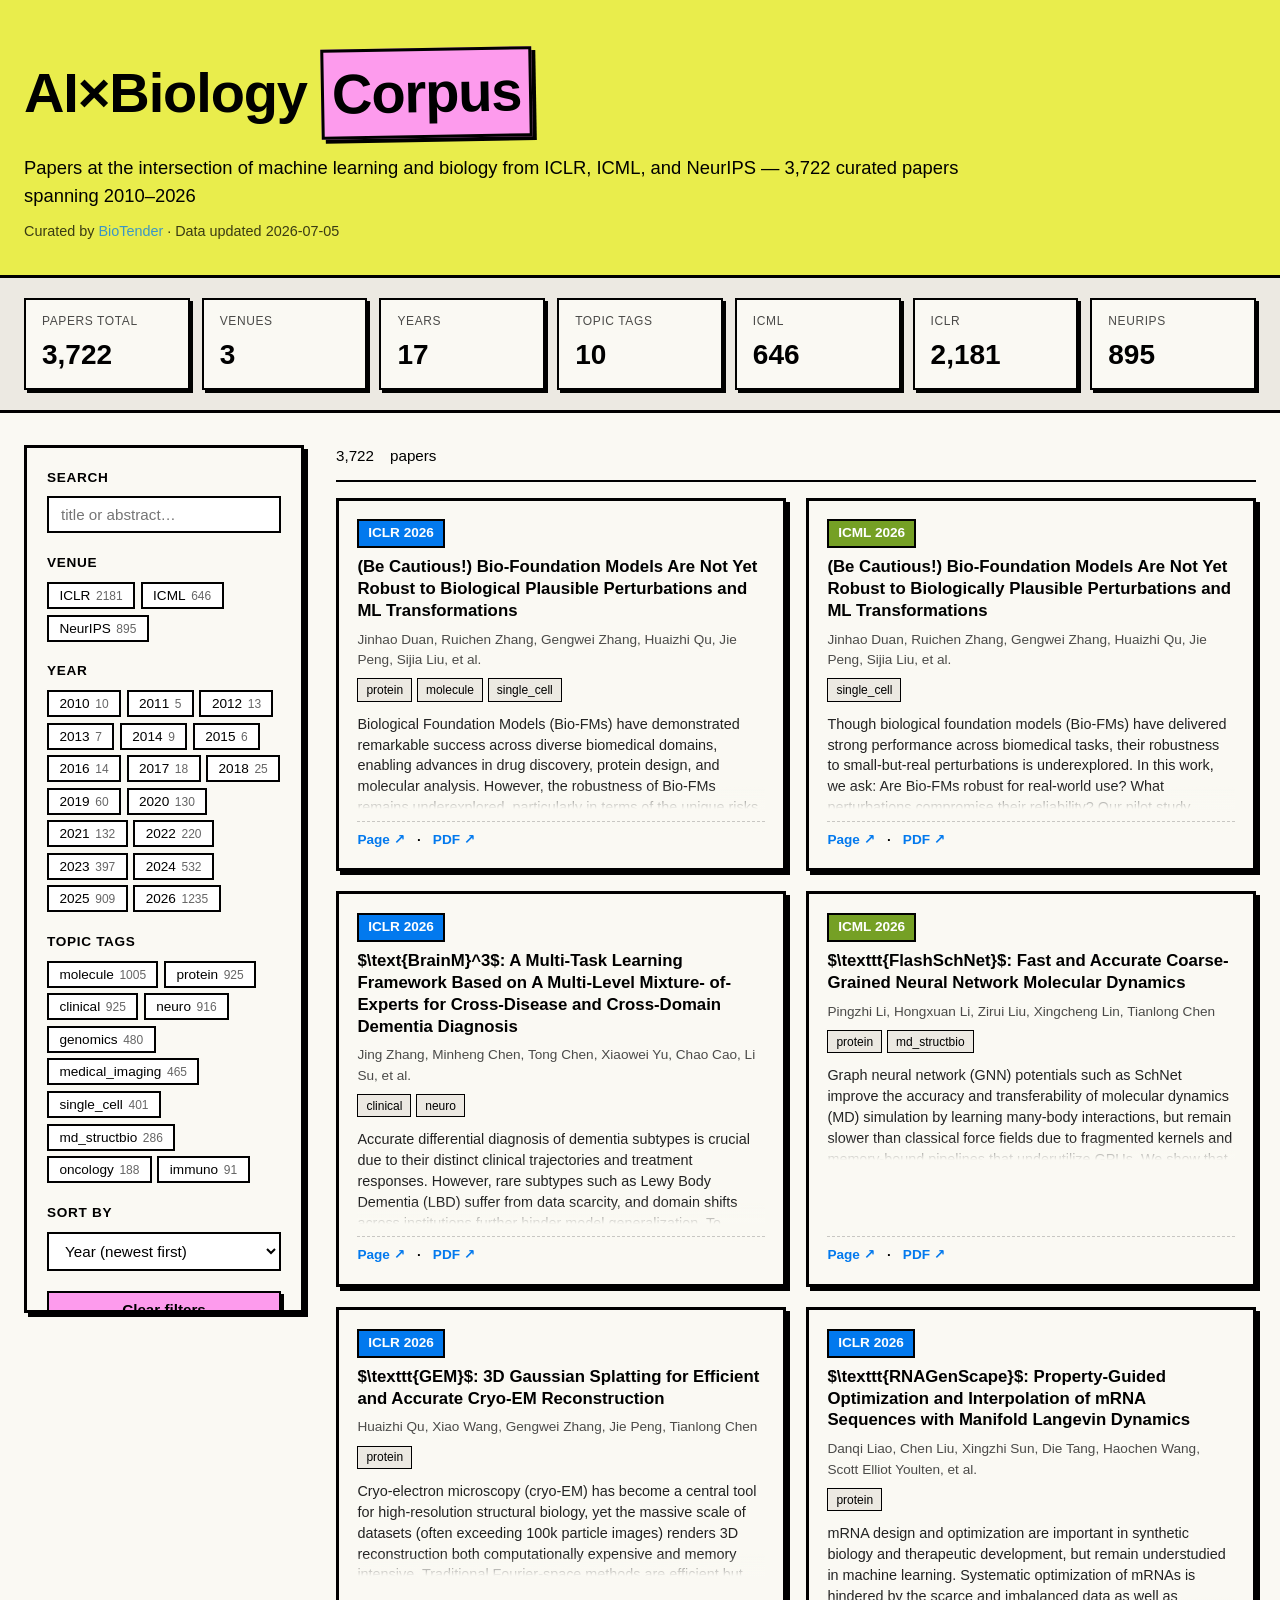
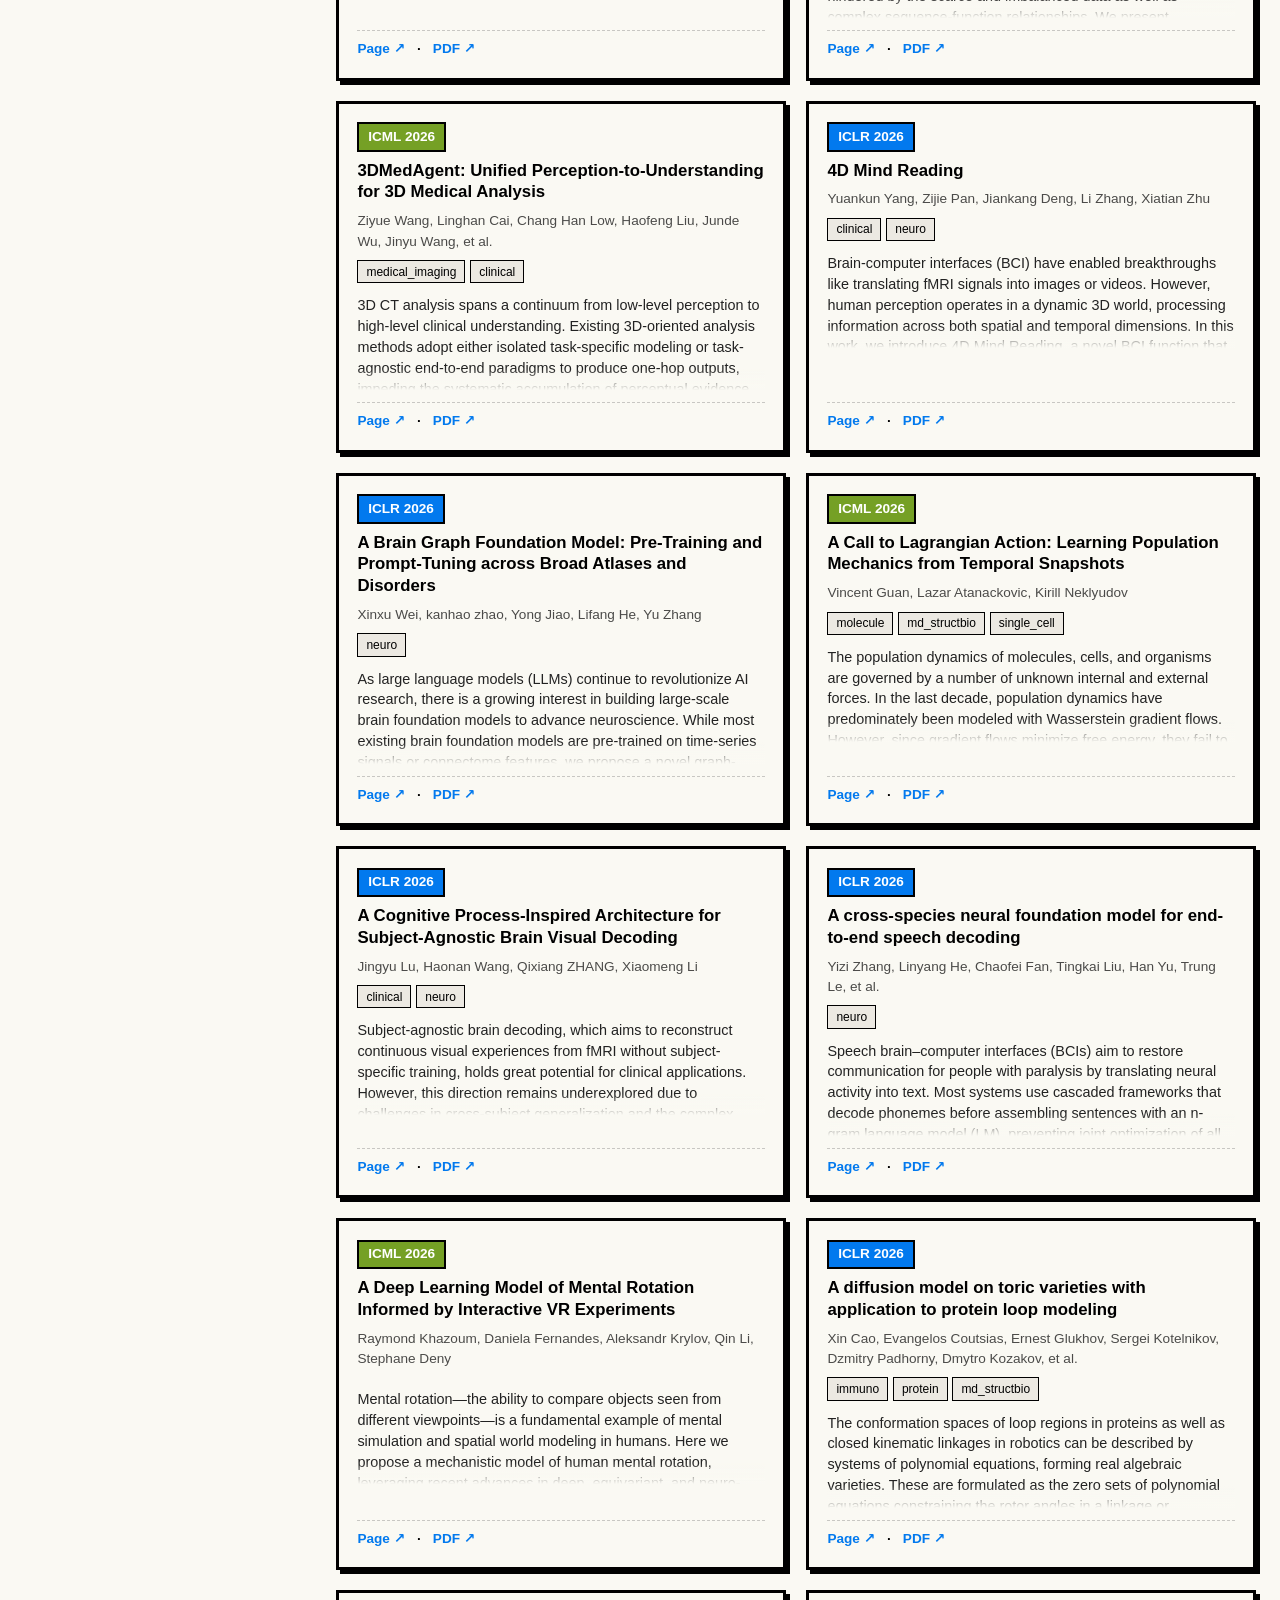
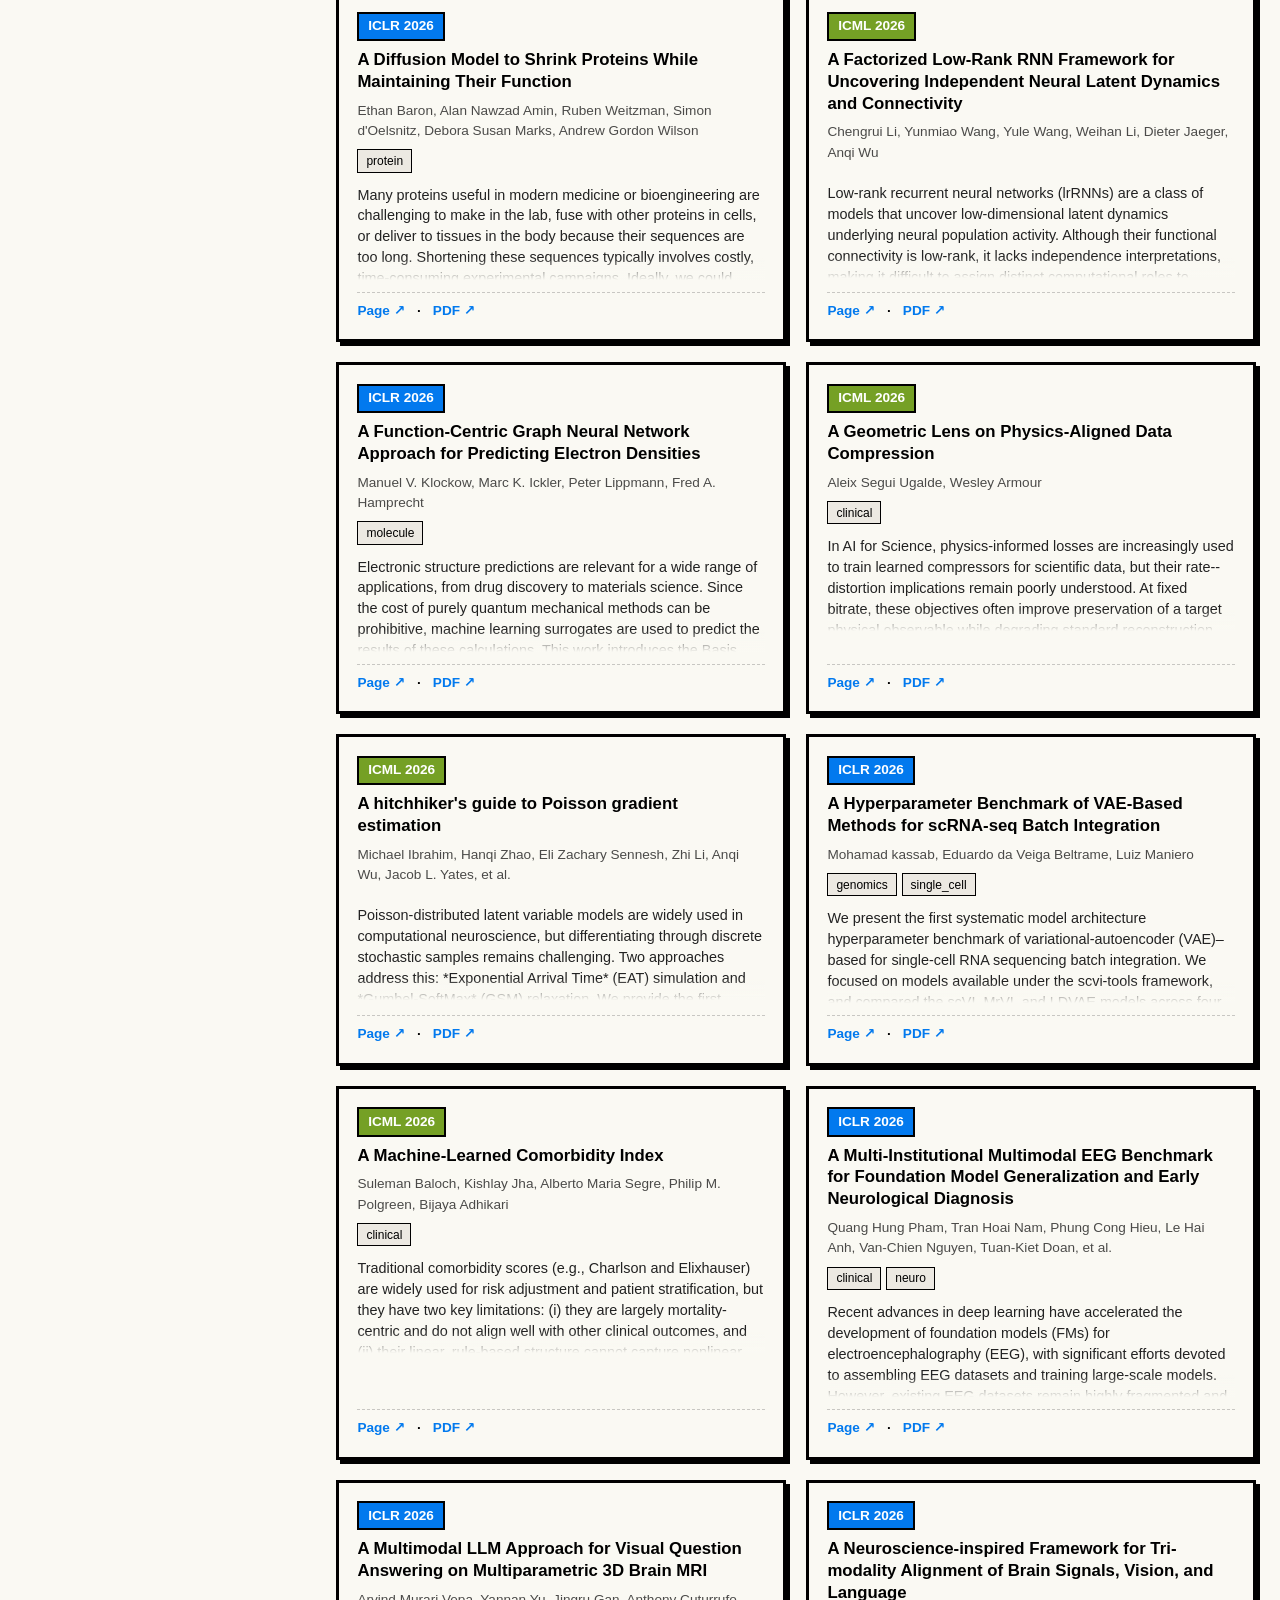
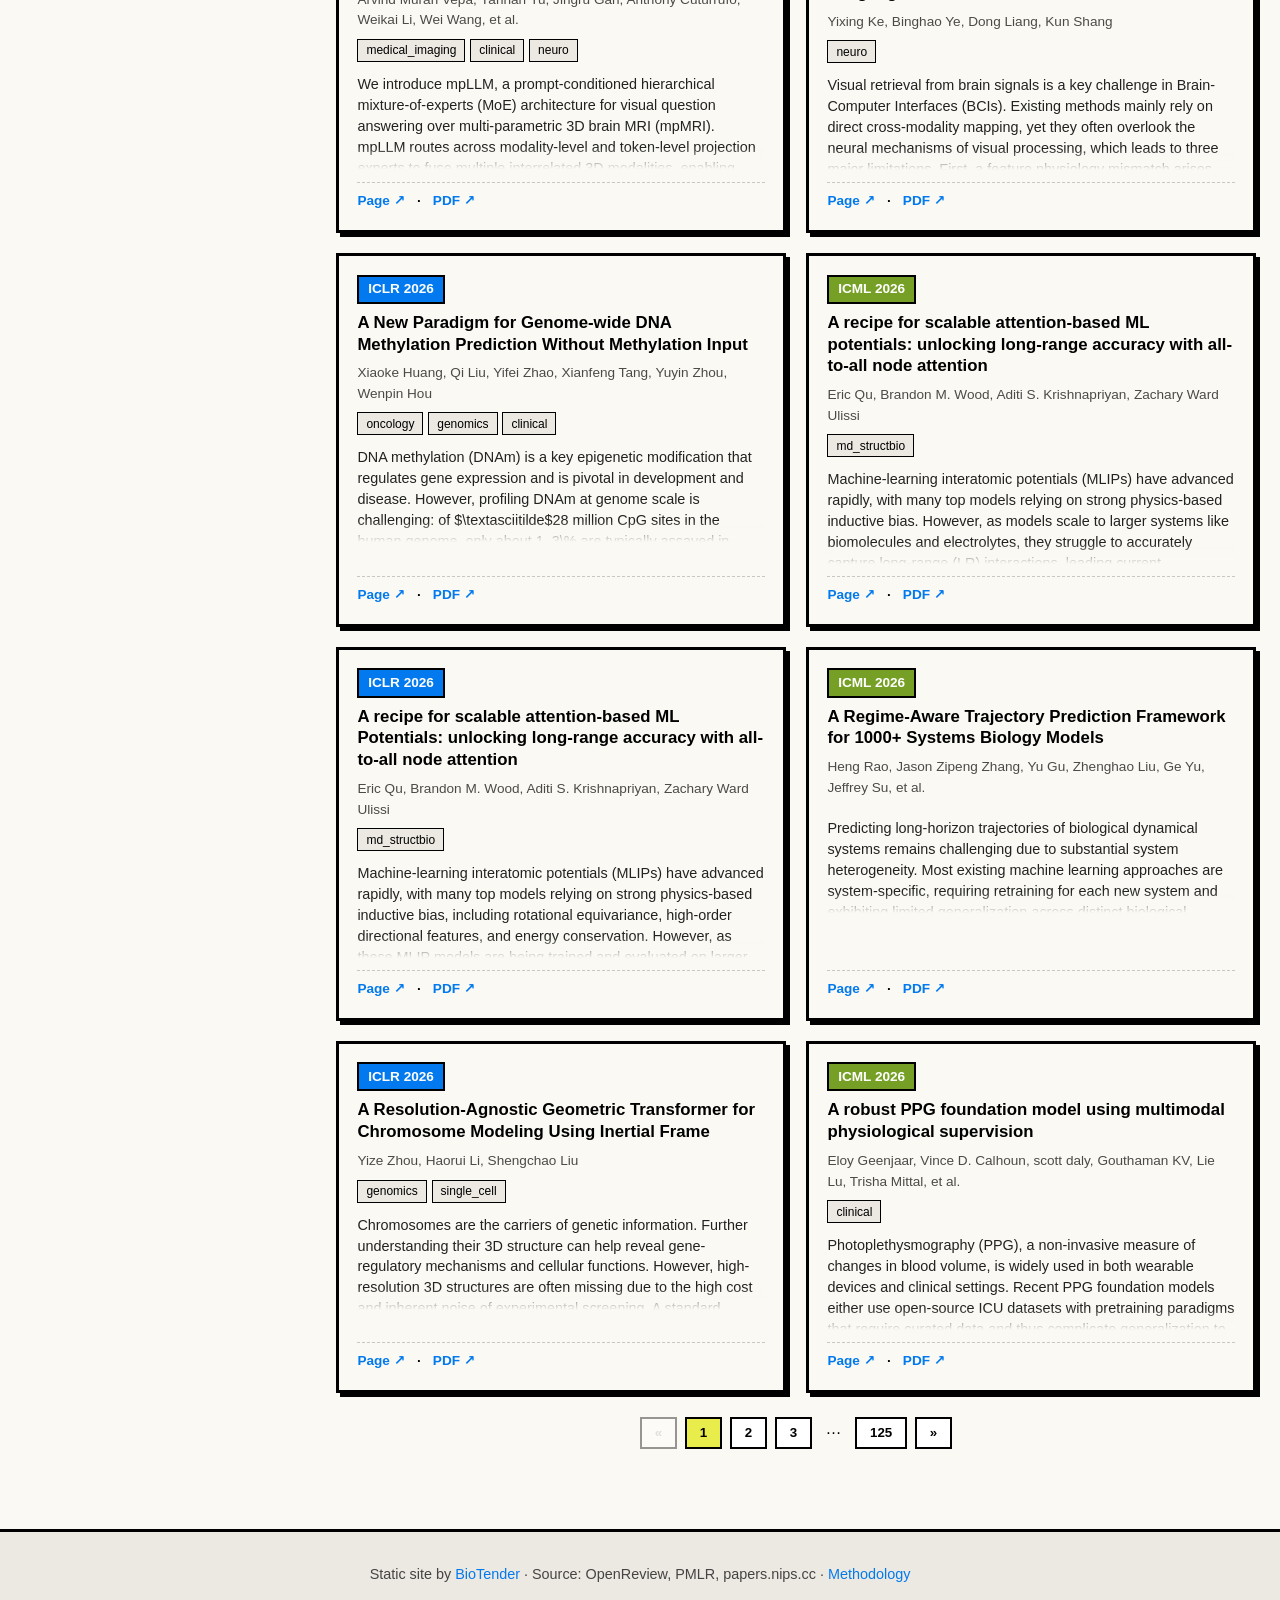
<file: site/index.html>
<!DOCTYPE html>
<html lang="en">
<head>
  <meta charset="UTF-8">
  <meta name="viewport" content="width=device-width, initial-scale=1.0">
  <title>AI×Biology Papers — ICLR / ICML / NeurIPS 2010-2026</title>
  <link rel="stylesheet" href="style.css">
</head>
<body>
  <header class="hero">
    <div class="hero-inner">
      <h1>AI×Biology <span class="hero-accent">Corpus</span></h1>
      <p class="hero-sub">Papers at the intersection of machine learning and biology from ICLR, ICML, and NeurIPS — <span id="hero-count">…</span> curated papers spanning <span id="hero-years">…</span></p>
      <p class="hero-meta">Curated by <a href="https://biotender.online" target="_blank">BioTender</a> · Data updated <span id="hero-date">…</span></p>
    </div>
  </header>

  <div class="dashboard-wrap">
    <div class="dashboard" id="dashboard"></div>
  </div>

  <main class="container">
    <aside class="filters" aria-label="Filters">
      <div class="filter-group">
        <label for="search">Search</label>
        <input type="text" id="search" placeholder="title or abstract…" />
      </div>

      <div class="filter-group">
        <label>Venue</label>
        <div class="chip-row" id="venue-chips"></div>
      </div>

      <div class="filter-group">
        <label>Year</label>
        <div class="chip-row" id="year-chips"></div>
      </div>

      <div class="filter-group">
        <label>Topic tags</label>
        <div class="chip-row" id="tag-chips"></div>
      </div>

      <div class="filter-group">
        <label for="sort">Sort by</label>
        <select id="sort">
          <option value="year-desc">Year (newest first)</option>
          <option value="year-asc">Year (oldest first)</option>
          <option value="title">Title (A→Z)</option>
        </select>
      </div>

      <div class="filter-group">
        <button id="clear-filters" class="clear-btn">Clear filters</button>
      </div>
    </aside>

    <section class="results" aria-label="Results">
      <div class="results-meta">
        <span id="result-count">…</span> papers
        <span id="active-filters" class="active-filters"></span>
      </div>
      <div id="results" class="cards"></div>
      <div id="pagination" class="pagination"></div>
    </section>
  </main>

  <footer class="footer">
    <p>Static site by <a href="https://biotender.online" target="_blank">BioTender</a> · Source: OpenReview, PMLR, papers.nips.cc · <a href="methodology.html">Methodology</a></p>
  </footer>

  <script src="app.js"></script>
</body>
</html>
</file>
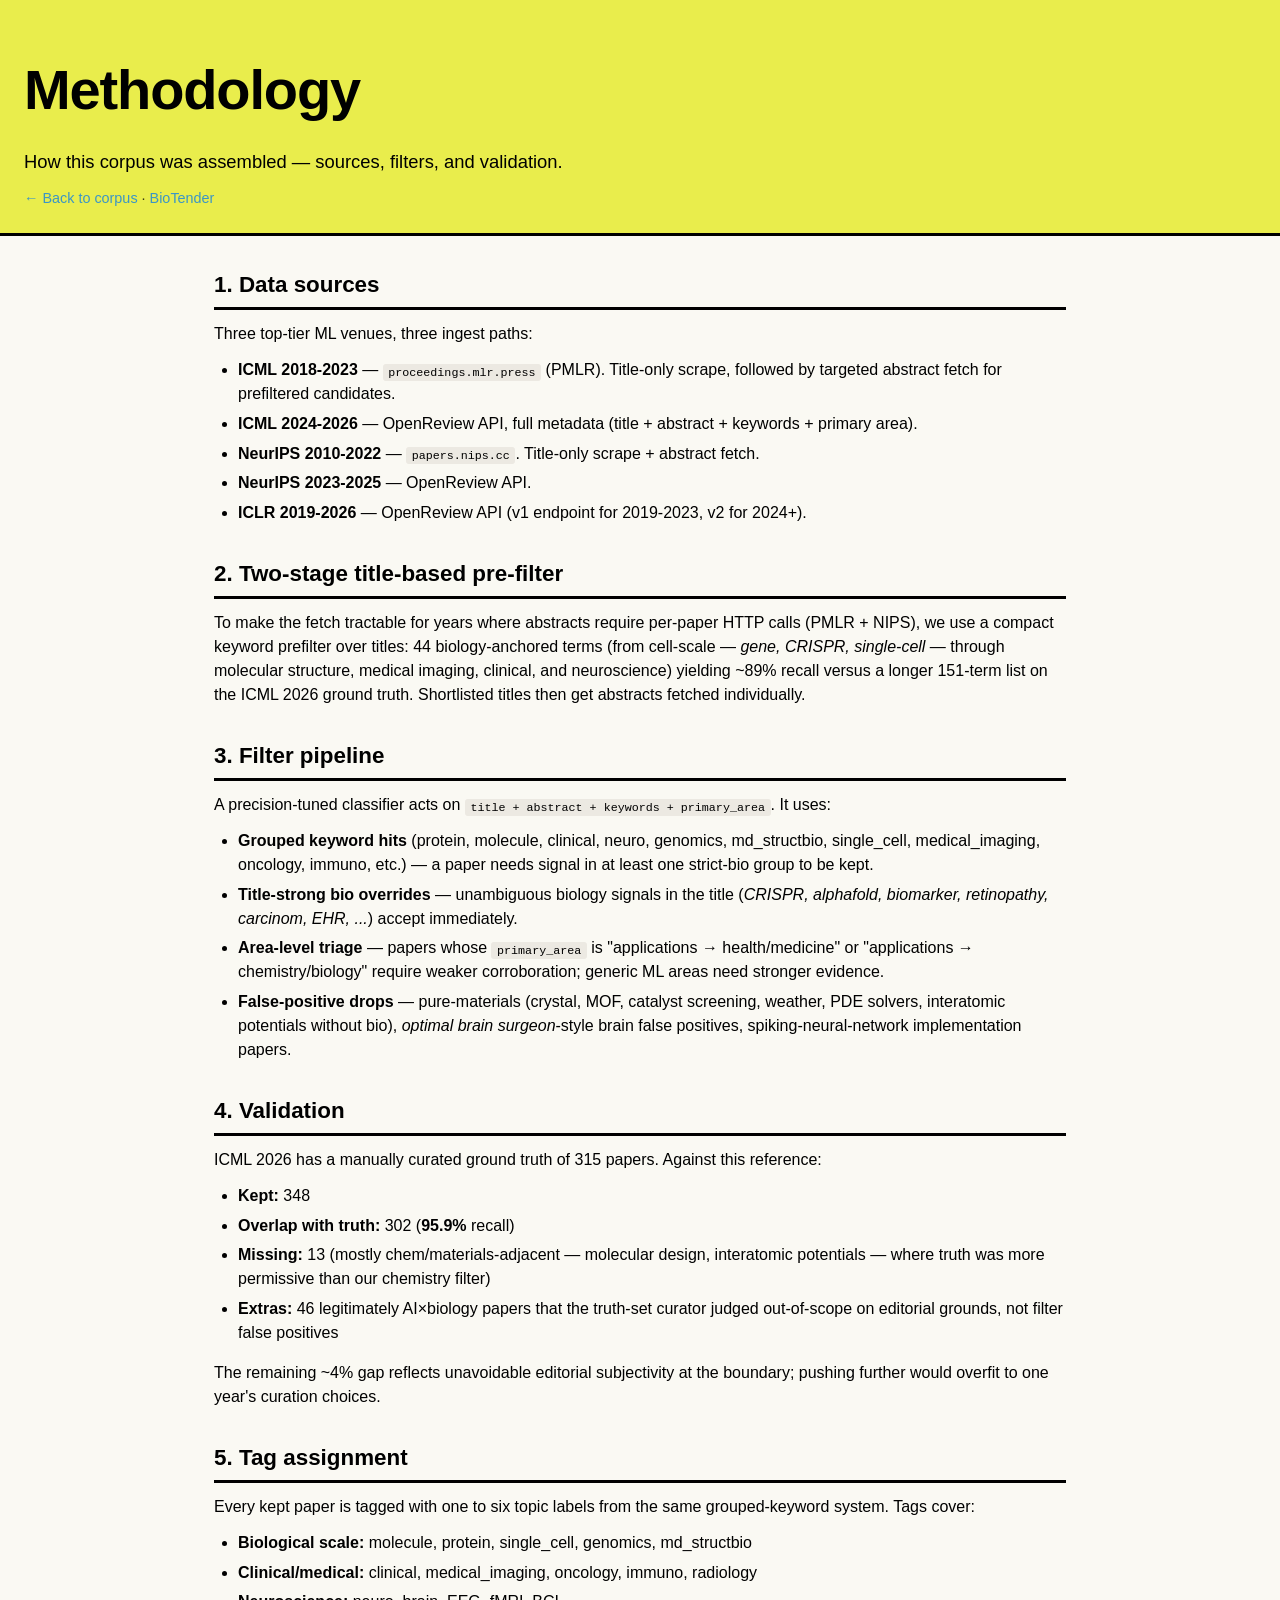
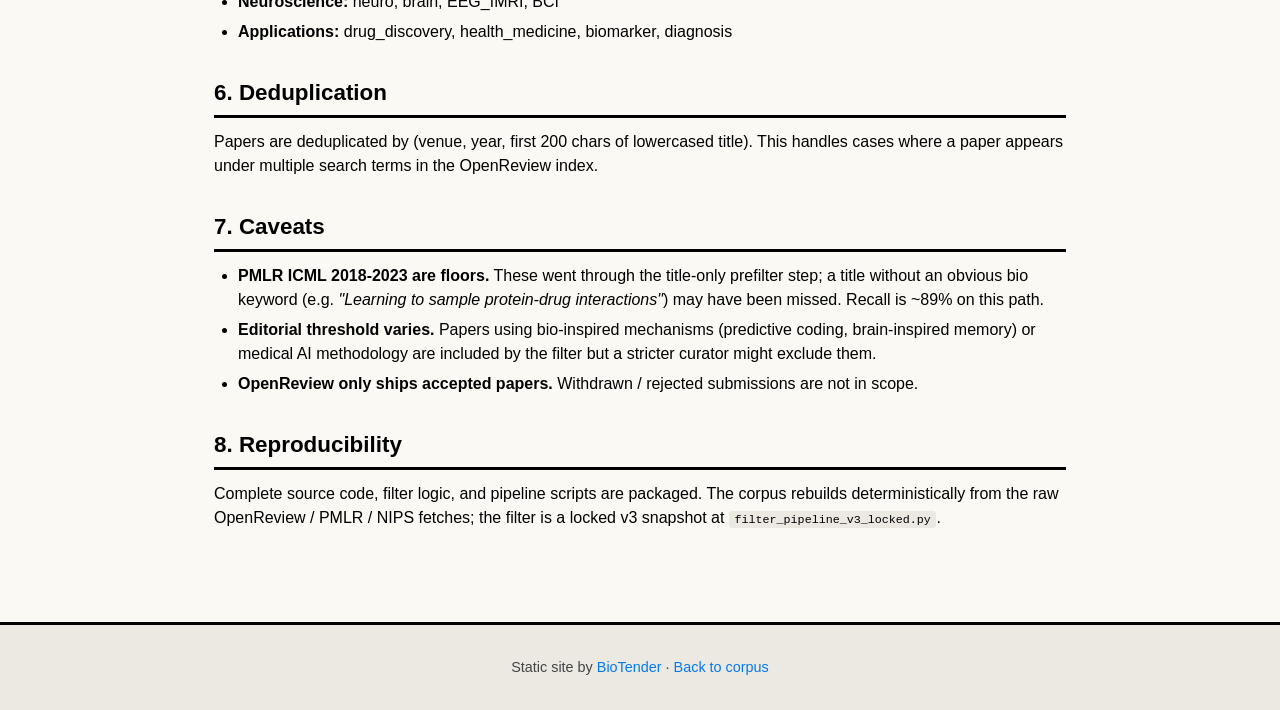
<file: site/methodology.html>
<!DOCTYPE html>
<html lang="en">
<head>
  <meta charset="UTF-8">
  <meta name="viewport" content="width=device-width, initial-scale=1.0">
  <title>Methodology — AI×Biology Corpus</title>
  <link rel="stylesheet" href="style.css">
</head>
<body>
  <header class="hero" style="padding-bottom: 1.5rem">
    <div class="hero-inner">
      <h1>Methodology</h1>
      <p class="hero-sub">How this corpus was assembled — sources, filters, and validation.</p>
      <p class="hero-meta"><a href="index.html">← Back to corpus</a> · <a href="https://biotender.online" target="_blank">BioTender</a></p>
    </div>
  </header>

  <main class="container" style="grid-template-columns: 1fr; max-width: 900px">
    <section class="results" style="width: 100%">
      <div class="doc-body">
        <h2>1. Data sources</h2>
        <p>Three top-tier ML venues, three ingest paths:</p>
        <ul>
          <li><strong>ICML 2018-2023</strong> — <code>proceedings.mlr.press</code> (PMLR). Title-only scrape, followed by targeted abstract fetch for prefiltered candidates.</li>
          <li><strong>ICML 2024-2026</strong> — OpenReview API, full metadata (title + abstract + keywords + primary area).</li>
          <li><strong>NeurIPS 2010-2022</strong> — <code>papers.nips.cc</code>. Title-only scrape + abstract fetch.</li>
          <li><strong>NeurIPS 2023-2025</strong> — OpenReview API.</li>
          <li><strong>ICLR 2019-2026</strong> — OpenReview API (v1 endpoint for 2019-2023, v2 for 2024+).</li>
        </ul>

        <h2>2. Two-stage title-based pre-filter</h2>
        <p>To make the fetch tractable for years where abstracts require per-paper HTTP calls (PMLR + NIPS), we use a compact keyword prefilter over titles: 44 biology-anchored terms (from cell-scale — <em>gene, CRISPR, single-cell</em> — through molecular structure, medical imaging, clinical, and neuroscience) yielding ~89% recall versus a longer 151-term list on the ICML 2026 ground truth. Shortlisted titles then get abstracts fetched individually.</p>

        <h2>3. Filter pipeline</h2>
        <p>A precision-tuned classifier acts on <code>title + abstract + keywords + primary_area</code>. It uses:</p>
        <ul>
          <li><strong>Grouped keyword hits</strong> (protein, molecule, clinical, neuro, genomics, md_structbio, single_cell, medical_imaging, oncology, immuno, etc.) — a paper needs signal in at least one strict-bio group to be kept.</li>
          <li><strong>Title-strong bio overrides</strong> — unambiguous biology signals in the title (<em>CRISPR, alphafold, biomarker, retinopathy, carcinom, EHR, ...</em>) accept immediately.</li>
          <li><strong>Area-level triage</strong> — papers whose <code>primary_area</code> is "applications → health/medicine" or "applications → chemistry/biology" require weaker corroboration; generic ML areas need stronger evidence.</li>
          <li><strong>False-positive drops</strong> — pure-materials (crystal, MOF, catalyst screening, weather, PDE solvers, interatomic potentials without bio), <em>optimal brain surgeon</em>-style brain false positives, spiking-neural-network implementation papers.</li>
        </ul>

        <h2>4. Validation</h2>
        <p>ICML 2026 has a manually curated ground truth of 315 papers. Against this reference:</p>
        <ul>
          <li><strong>Kept:</strong> 348</li>
          <li><strong>Overlap with truth:</strong> 302 (<strong>95.9%</strong> recall)</li>
          <li><strong>Missing:</strong> 13 (mostly chem/materials-adjacent — molecular design, interatomic potentials — where truth was more permissive than our chemistry filter)</li>
          <li><strong>Extras:</strong> 46 legitimately AI×biology papers that the truth-set curator judged out-of-scope on editorial grounds, not filter false positives</li>
        </ul>
        <p>The remaining ~4% gap reflects unavoidable editorial subjectivity at the boundary; pushing further would overfit to one year's curation choices.</p>

        <h2>5. Tag assignment</h2>
        <p>Every kept paper is tagged with one to six topic labels from the same grouped-keyword system. Tags cover:</p>
        <ul>
          <li><strong>Biological scale:</strong> molecule, protein, single_cell, genomics, md_structbio</li>
          <li><strong>Clinical/medical:</strong> clinical, medical_imaging, oncology, immuno, radiology</li>
          <li><strong>Neuroscience:</strong> neuro, brain, EEG_fMRI, BCI</li>
          <li><strong>Applications:</strong> drug_discovery, health_medicine, biomarker, diagnosis</li>
        </ul>

        <h2>6. Deduplication</h2>
        <p>Papers are deduplicated by (venue, year, first 200 chars of lowercased title). This handles cases where a paper appears under multiple search terms in the OpenReview index.</p>

        <h2>7. Caveats</h2>
        <ul>
          <li><strong>PMLR ICML 2018-2023 are floors.</strong> These went through the title-only prefilter step; a title without an obvious bio keyword (e.g. <em>"Learning to sample protein-drug interactions"</em>) may have been missed. Recall is ~89% on this path.</li>
          <li><strong>Editorial threshold varies.</strong> Papers using bio-inspired mechanisms (predictive coding, brain-inspired memory) or medical AI methodology are included by the filter but a stricter curator might exclude them.</li>
          <li><strong>OpenReview only ships accepted papers.</strong> Withdrawn / rejected submissions are not in scope.</li>
        </ul>

        <h2>8. Reproducibility</h2>
        <p>Complete source code, filter logic, and pipeline scripts are packaged. The corpus rebuilds deterministically from the raw OpenReview / PMLR / NIPS fetches; the filter is a locked v3 snapshot at <code>filter_pipeline_v3_locked.py</code>.</p>
      </div>
    </section>
  </main>

  <footer class="footer">
    <p>Static site by <a href="https://biotender.online" target="_blank">BioTender</a> · <a href="index.html">Back to corpus</a></p>
  </footer>

  <style>
    .doc-body h2 {
      margin: 2rem 0 0.75rem;
      font-size: 1.4rem;
      border-bottom: 3px solid var(--black);
      padding-bottom: 0.35rem;
    }
    .doc-body h2:first-child { margin-top: 0; }
    .doc-body p { margin-bottom: 0.75rem; }
    .doc-body ul { padding-left: 1.5rem; margin-bottom: 1rem; }
    .doc-body li { margin-bottom: 0.35rem; }
    .doc-body code {
      background: var(--warm-gray);
      padding: 0.1rem 0.35rem;
      border-radius: 3px;
      font-size: 0.9em;
    }
  </style>
</body>
</html>
</file>
<file: site/style.css>
/* Phylo palette:
   #000000 - deep black
   #ECE9E2 - warm gray
   #FAF9F3 - cream
   #E9ED4C - electric yellow
   #FF9400 - vibrant orange
   #75A025 - green (bio)
   #FD9BED - pink
   #0279EE - blue */

:root {
  --black: #000000;
  --cream: #FAF9F3;
  --warm-gray: #ECE9E2;
  --yellow: #E9ED4C;
  --orange: #FF9400;
  --green: #75A025;
  --pink: #FD9BED;
  --blue: #0279EE;
  --border: #000000;
  --shadow: 4px 4px 0 var(--black);
  --shadow-hover: 6px 6px 0 var(--black);
}

* {
  box-sizing: border-box;
  margin: 0;
  padding: 0;
}

body {
  font-family: 'Liberation Sans', 'Arimo', 'DejaVu Sans', system-ui, -apple-system, sans-serif;
  background: var(--cream);
  color: var(--black);
  line-height: 1.5;
}

a { color: var(--blue); text-decoration: none; }
a:hover { text-decoration: underline; }

/* Hero */
.hero {
  background: var(--yellow);
  border-bottom: 3px solid var(--black);
  padding: 3rem 1.5rem 2rem;
}

.hero-inner {
  max-width: 1400px;
  margin: 0 auto;
}

.hero h1 {
  font-size: clamp(2rem, 5vw, 3.5rem);
  font-weight: 900;
  letter-spacing: -0.02em;
  margin-bottom: 0.5rem;
}

.hero-accent {
  background: var(--pink);
  padding: 0 0.5rem;
  border: 3px solid var(--black);
  box-shadow: 4px 4px 0 var(--black);
  display: inline-block;
  transform: rotate(-1deg);
}

.hero-sub {
  font-size: 1.15rem;
  max-width: 60rem;
  margin: 1rem 0 0.75rem;
}

.hero-meta {
  font-size: 0.9rem;
  opacity: 0.75;
}

/* Dashboard */
.dashboard-wrap {
  background: var(--warm-gray);
  border-bottom: 3px solid var(--black);
  padding: 1.25rem 1.5rem;
}

.dashboard {
  max-width: 1400px;
  margin: 0 auto;
  display: grid;
  grid-template-columns: repeat(auto-fit, minmax(140px, 1fr));
  gap: 0.75rem;
}

.stat-card {
  background: var(--cream);
  border: 2px solid var(--black);
  padding: 0.75rem 1rem;
  box-shadow: 3px 3px 0 var(--black);
}

.stat-label {
  font-size: 0.75rem;
  text-transform: uppercase;
  letter-spacing: 0.05em;
  opacity: 0.7;
}

.stat-value {
  font-size: 1.75rem;
  font-weight: 900;
  margin-top: 0.25rem;
}

/* Layout */
.container {
  max-width: 1400px;
  margin: 0 auto;
  padding: 2rem 1.5rem;
  display: grid;
  grid-template-columns: 280px 1fr;
  gap: 2rem;
}

@media (max-width: 900px) {
  .container {
    grid-template-columns: 1fr;
  }
}

/* Filters */
.filters {
  position: sticky;
  top: 1rem;
  align-self: start;
  background: var(--cream);
  border: 3px solid var(--black);
  box-shadow: var(--shadow);
  padding: 1.25rem;
  max-height: calc(100vh - 2rem);
  overflow-y: auto;
}

.filter-group {
  margin-bottom: 1.25rem;
}

.filter-group label {
  display: block;
  font-weight: 700;
  font-size: 0.85rem;
  text-transform: uppercase;
  letter-spacing: 0.05em;
  margin-bottom: 0.5rem;
}

.filter-group input,
.filter-group select {
  width: 100%;
  border: 2px solid var(--black);
  background: white;
  padding: 0.5rem 0.75rem;
  font-size: 0.95rem;
  font-family: inherit;
}

.filter-group input:focus,
.filter-group select:focus {
  outline: none;
  box-shadow: 3px 3px 0 var(--black);
}

.chip-row {
  display: flex;
  flex-wrap: wrap;
  gap: 0.35rem;
}

.chip {
  background: white;
  border: 2px solid var(--black);
  padding: 0.25rem 0.65rem;
  font-size: 0.85rem;
  cursor: pointer;
  user-select: none;
  transition: transform 60ms;
}

.chip:hover {
  transform: translate(-1px, -1px);
}

.chip.active {
  background: var(--orange);
  color: var(--black);
  font-weight: 700;
}

.chip .chip-count {
  opacity: 0.6;
  margin-left: 0.35rem;
  font-size: 0.75rem;
}

.chip.active .chip-count {
  opacity: 0.85;
}

.clear-btn {
  width: 100%;
  background: var(--pink);
  border: 2px solid var(--black);
  padding: 0.5rem 1rem;
  font-family: inherit;
  font-size: 0.95rem;
  font-weight: 700;
  cursor: pointer;
  box-shadow: 3px 3px 0 var(--black);
}
.clear-btn:hover { transform: translate(-1px, -1px); box-shadow: 4px 4px 0 var(--black); }
.clear-btn:active { transform: translate(1px, 1px); box-shadow: 1px 1px 0 var(--black); }

/* Results */
.results-meta {
  font-size: 0.95rem;
  margin-bottom: 1rem;
  padding-bottom: 0.75rem;
  border-bottom: 2px solid var(--black);
  display: flex;
  align-items: baseline;
  gap: 1rem;
  flex-wrap: wrap;
}

.active-filters {
  font-size: 0.85rem;
  opacity: 0.75;
}

.cards {
  display: grid;
  grid-template-columns: repeat(auto-fill, minmax(320px, 1fr));
  gap: 1.25rem;
}

.card {
  background: var(--cream);
  border: 3px solid var(--black);
  box-shadow: var(--shadow);
  padding: 1.15rem;
  display: flex;
  flex-direction: column;
  transition: transform 100ms, box-shadow 100ms;
}

.card:hover {
  transform: translate(-2px, -2px);
  box-shadow: var(--shadow-hover);
}

.card-header {
  display: flex;
  justify-content: space-between;
  gap: 0.5rem;
  margin-bottom: 0.5rem;
}

.venue-badge {
  display: inline-block;
  padding: 0.15rem 0.55rem;
  border: 2px solid var(--black);
  font-weight: 700;
  font-size: 0.85rem;
  white-space: nowrap;
}
.venue-ICLR    { background: var(--blue); color: white; }
.venue-ICML    { background: var(--green); color: white; }
.venue-NeurIPS { background: var(--orange); }

.card-title {
  font-size: 1.05rem;
  font-weight: 700;
  line-height: 1.3;
  margin-bottom: 0.5rem;
}

.card-authors {
  font-size: 0.85rem;
  opacity: 0.7;
  margin-bottom: 0.5rem;
}

.card-tags {
  display: flex;
  flex-wrap: wrap;
  gap: 0.3rem;
  margin-bottom: 0.75rem;
}

.tag {
  background: var(--warm-gray);
  border: 1.5px solid var(--black);
  padding: 0.1rem 0.5rem;
  font-size: 0.75rem;
}

.card-abstract {
  font-size: 0.9rem;
  color: #222;
  line-height: 1.45;
  max-height: 6.6em; /* 4-5 lines */
  overflow: hidden;
  position: relative;
  margin-bottom: 0.75rem;
  cursor: pointer;
}

.card-abstract.expanded { max-height: none; }
.card-abstract::after {
  content: '';
  position: absolute;
  bottom: 0; left: 0; right: 0;
  height: 1.5em;
  background: linear-gradient(to bottom, transparent, var(--cream));
  pointer-events: none;
}
.card-abstract.expanded::after { display: none; }

.card-links {
  margin-top: auto;
  padding-top: 0.5rem;
  border-top: 1.5px dashed rgba(0,0,0,0.2);
  display: flex;
  gap: 0.75rem;
  font-size: 0.85rem;
  font-weight: 600;
}

/* Pagination */
.pagination {
  margin-top: 1.5rem;
  display: flex;
  justify-content: center;
  gap: 0.5rem;
  flex-wrap: wrap;
}

.pagination button {
  border: 2px solid var(--black);
  background: white;
  padding: 0.4rem 0.8rem;
  cursor: pointer;
  font-family: inherit;
  font-weight: 600;
}
.pagination button.active {
  background: var(--yellow);
}
.pagination button:disabled {
  opacity: 0.4;
  cursor: not-allowed;
}

/* Footer */
.footer {
  background: var(--warm-gray);
  border-top: 3px solid var(--black);
  padding: 2rem 1.5rem;
  text-align: center;
  font-size: 0.9rem;
  color: #444;
  margin-top: 3rem;
}

/* Utilities */
.empty {
  padding: 3rem;
  text-align: center;
  border: 3px dashed var(--black);
  font-size: 1.1rem;
  color: #444;
}
</file>
